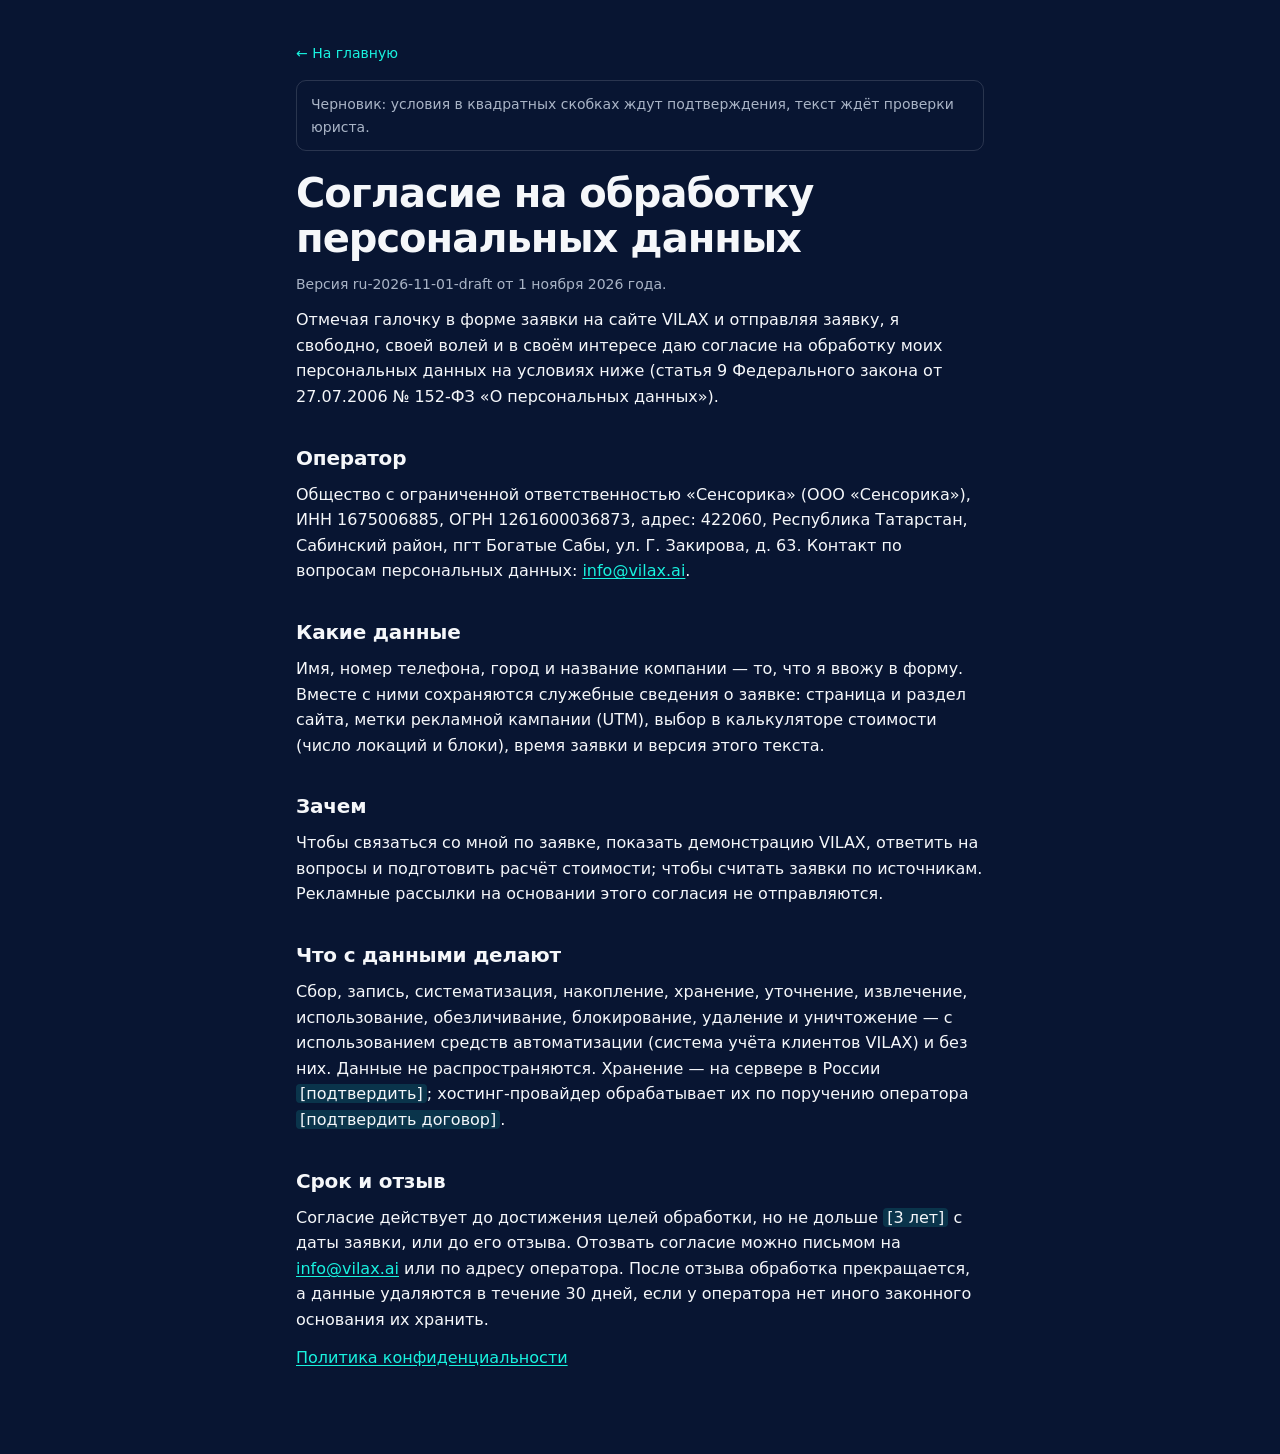
<file: v4/consent.html>
<!doctype html>
<html lang="ru">
<head>
<meta charset="utf-8">
<meta name="viewport" content="width=device-width, initial-scale=1">
<title>Согласие на обработку персональных данных — VILAX</title>
<meta name="robots" content="noindex">
<link rel="icon" href="../favicon.svg" type="image/svg+xml">
<link rel="stylesheet" href="legal.css">
<script>try{var t=new URLSearchParams(location.search).get('theme')||sessionStorage.getItem('vilax-theme');if(t==='light')document.documentElement.setAttribute('data-theme','light')}catch(e){}</script>
</head>
<body>
<main>
  <a class="back" href="./">← На главную</a>
  <p class="draft">Черновик: условия в квадратных скобках ждут подтверждения, текст ждёт проверки юриста.</p>
  <h1>Согласие на обработку персональных данных</h1>
  <p class="muted">Версия ru-2026-11-01-draft от 1 ноября 2026 года.</p>
  <p>Отмечая галочку в форме заявки на сайте VILAX и отправляя заявку, я свободно, своей волей и в своём интересе даю согласие на обработку моих персональных данных на условиях ниже (статья 9 Федерального закона от 27.07.2006 № 152-ФЗ «О персональных данных»).</p>
  <h2>Оператор</h2>
  <p>Общество с ограниченной ответственностью «Сенсорика» (ООО «Сенсорика»), ИНН 1675006885, ОГРН 1261600036873, адрес: 422060, Республика Татарстан, Сабинский район, пгт Богатые Сабы, ул. Г. Закирова, д. 63. Контакт по вопросам персональных данных: <a href="mailto:info@vilax.ai">info@vilax.ai</a>.</p>
  <h2>Какие данные</h2>
  <p>Имя, номер телефона, город и название компании — то, что я ввожу в форму. Вместе с ними сохраняются служебные сведения о заявке: страница и раздел сайта, метки рекламной кампании (UTM), выбор в калькуляторе стоимости (число локаций и блоки), время заявки и версия этого текста.</p>
  <h2>Зачем</h2>
  <p>Чтобы связаться со мной по заявке, показать демонстрацию VILAX, ответить на вопросы и подготовить расчёт стоимости; чтобы считать заявки по источникам. Рекламные рассылки на основании этого согласия не отправляются.</p>
  <h2>Что с данными делают</h2>
  <p>Сбор, запись, систематизация, накопление, хранение, уточнение, извлечение, использование, обезличивание, блокирование, удаление и уничтожение — с использованием средств автоматизации (система учёта клиентов VILAX) и без них. Данные не распространяются. Хранение — на сервере в России <span class="ph">[подтвердить]</span>; хостинг-провайдер обрабатывает их по поручению оператора <span class="ph">[подтвердить договор]</span>.</p>
  <h2>Срок и отзыв</h2>
  <p>Согласие действует до достижения целей обработки, но не дольше <span class="ph">[3 лет]</span> с даты заявки, или до его отзыва. Отозвать согласие можно письмом на <a href="mailto:info@vilax.ai">info@vilax.ai</a> или по адресу оператора. После отзыва обработка прекращается, а данные удаляются в течение 30 дней, если у оператора нет иного законного основания их хранить.</p>
  <p><a href="privacy.html">Политика конфиденциальности</a></p>
</main>
</body>
</html>
</file>
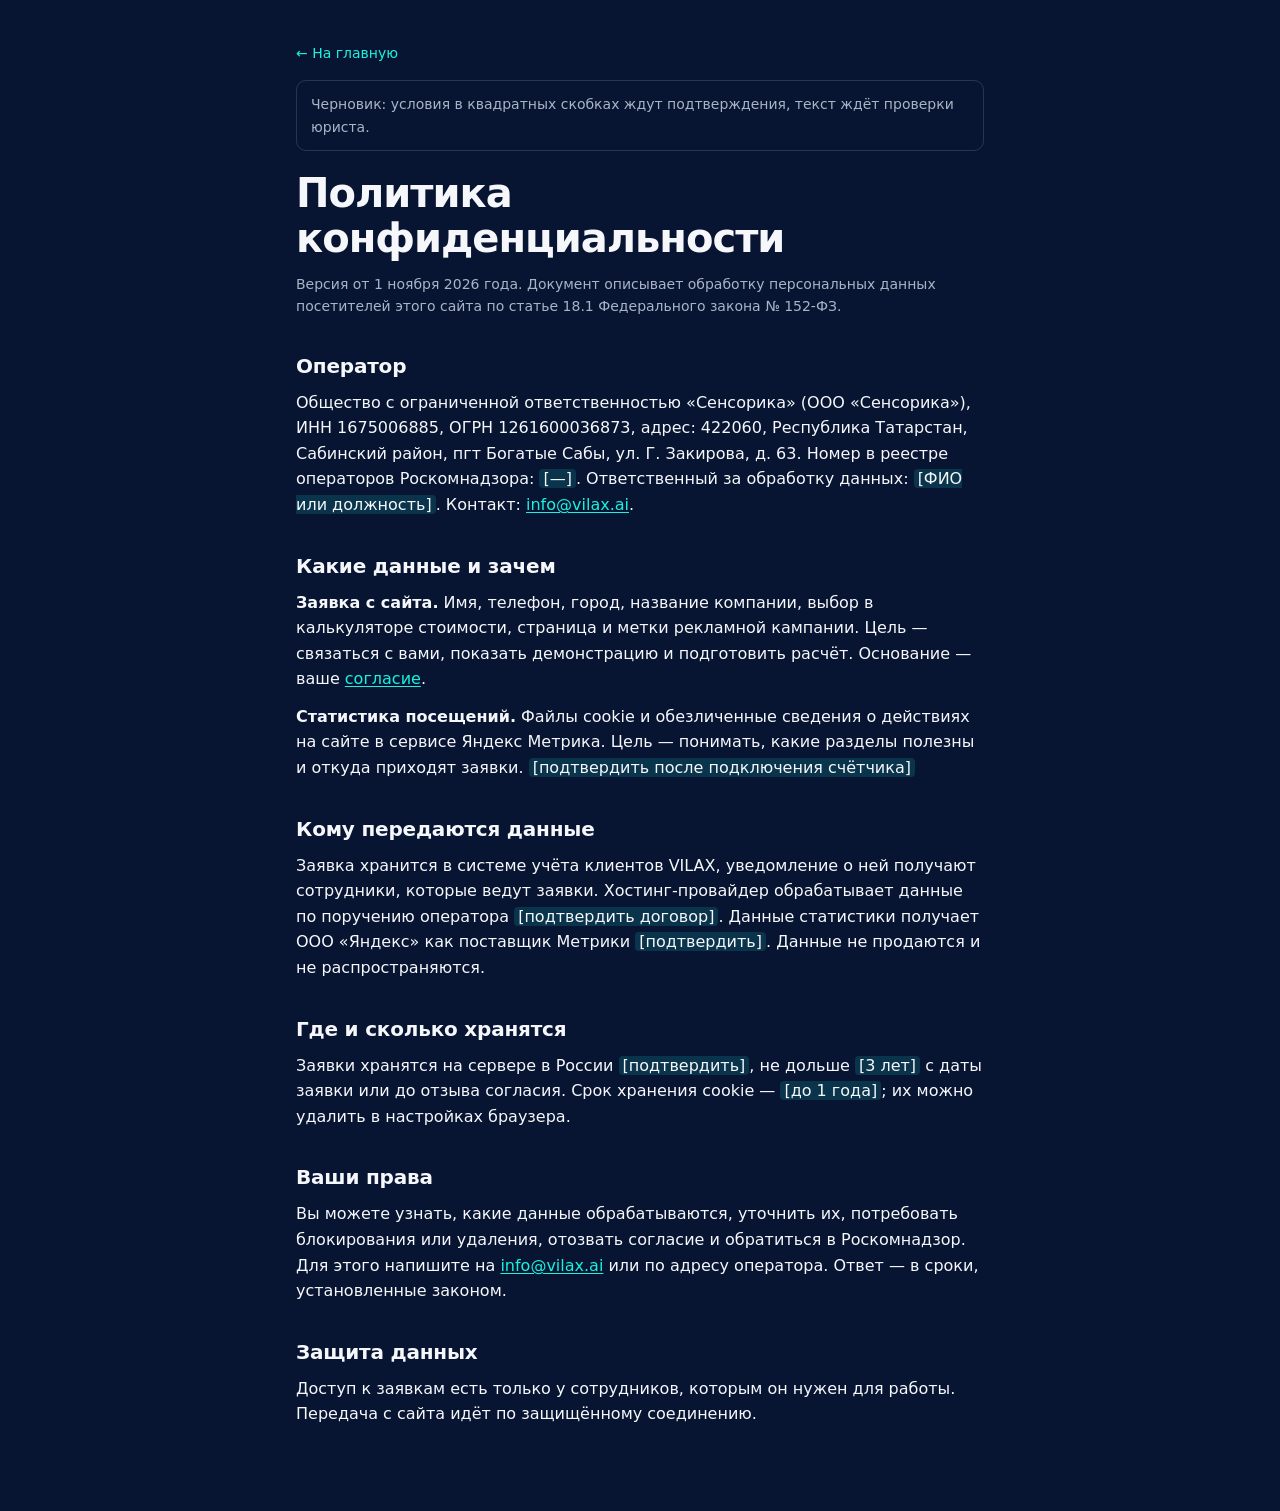
<file: v4/privacy.html>
<!doctype html>
<html lang="ru">
<head>
<meta charset="utf-8">
<meta name="viewport" content="width=device-width, initial-scale=1">
<title>Политика конфиденциальности — VILAX</title>
<meta name="robots" content="noindex">
<link rel="icon" href="../favicon.svg" type="image/svg+xml">
<link rel="stylesheet" href="legal.css">
<script>try{var t=new URLSearchParams(location.search).get('theme')||sessionStorage.getItem('vilax-theme');if(t==='light')document.documentElement.setAttribute('data-theme','light')}catch(e){}</script>
</head>
<body>
<main>
  <a class="back" href="./">← На главную</a>
  <p class="draft">Черновик: условия в квадратных скобках ждут подтверждения, текст ждёт проверки юриста.</p>
  <h1>Политика конфиденциальности</h1>
  <p class="muted">Версия от 1 ноября 2026 года. Документ описывает обработку персональных данных посетителей этого сайта по статье 18.1 Федерального закона № 152-ФЗ.</p>
  <h2>Оператор</h2>
  <p>Общество с ограниченной ответственностью «Сенсорика» (ООО «Сенсорика»), ИНН 1675006885, ОГРН 1261600036873, адрес: 422060, Республика Татарстан, Сабинский район, пгт Богатые Сабы, ул. Г. Закирова, д. 63. Номер в реестре операторов Роскомнадзора: <span class="ph">[—]</span>. Ответственный за обработку данных: <span class="ph">[ФИО или должность]</span>. Контакт: <a href="mailto:info@vilax.ai">info@vilax.ai</a>.</p>
  <h2>Какие данные и зачем</h2>
  <p><b>Заявка с сайта.</b> Имя, телефон, город, название компании, выбор в калькуляторе стоимости, страница и метки рекламной кампании. Цель — связаться с вами, показать демонстрацию и подготовить расчёт. Основание — ваше <a href="consent.html">согласие</a>.</p>
  <p><b>Статистика посещений.</b> Файлы cookie и обезличенные сведения о действиях на сайте в сервисе Яндекс Метрика. Цель — понимать, какие разделы полезны и откуда приходят заявки. <span class="ph">[подтвердить после подключения счётчика]</span></p>
  <h2>Кому передаются данные</h2>
  <p>Заявка хранится в системе учёта клиентов VILAX, уведомление о ней получают сотрудники, которые ведут заявки. Хостинг-провайдер обрабатывает данные по поручению оператора <span class="ph">[подтвердить договор]</span>. Данные статистики получает ООО «Яндекс» как поставщик Метрики <span class="ph">[подтвердить]</span>. Данные не продаются и не распространяются.</p>
  <h2>Где и сколько хранятся</h2>
  <p>Заявки хранятся на сервере в России <span class="ph">[подтвердить]</span>, не дольше <span class="ph">[3 лет]</span> с даты заявки или до отзыва согласия. Срок хранения cookie — <span class="ph">[до 1 года]</span>; их можно удалить в настройках браузера.</p>
  <h2>Ваши права</h2>
  <p>Вы можете узнать, какие данные обрабатываются, уточнить их, потребовать блокирования или удаления, отозвать согласие и обратиться в Роскомнадзор. Для этого напишите на <a href="mailto:info@vilax.ai">info@vilax.ai</a> или по адресу оператора. Ответ — в сроки, установленные законом.</p>
  <h2>Защита данных</h2>
  <p>Доступ к заявкам есть только у сотрудников, которым он нужен для работы. Передача с сайта идёт по защищённому соединению.</p>
</main>
</body>
</html>
</file>
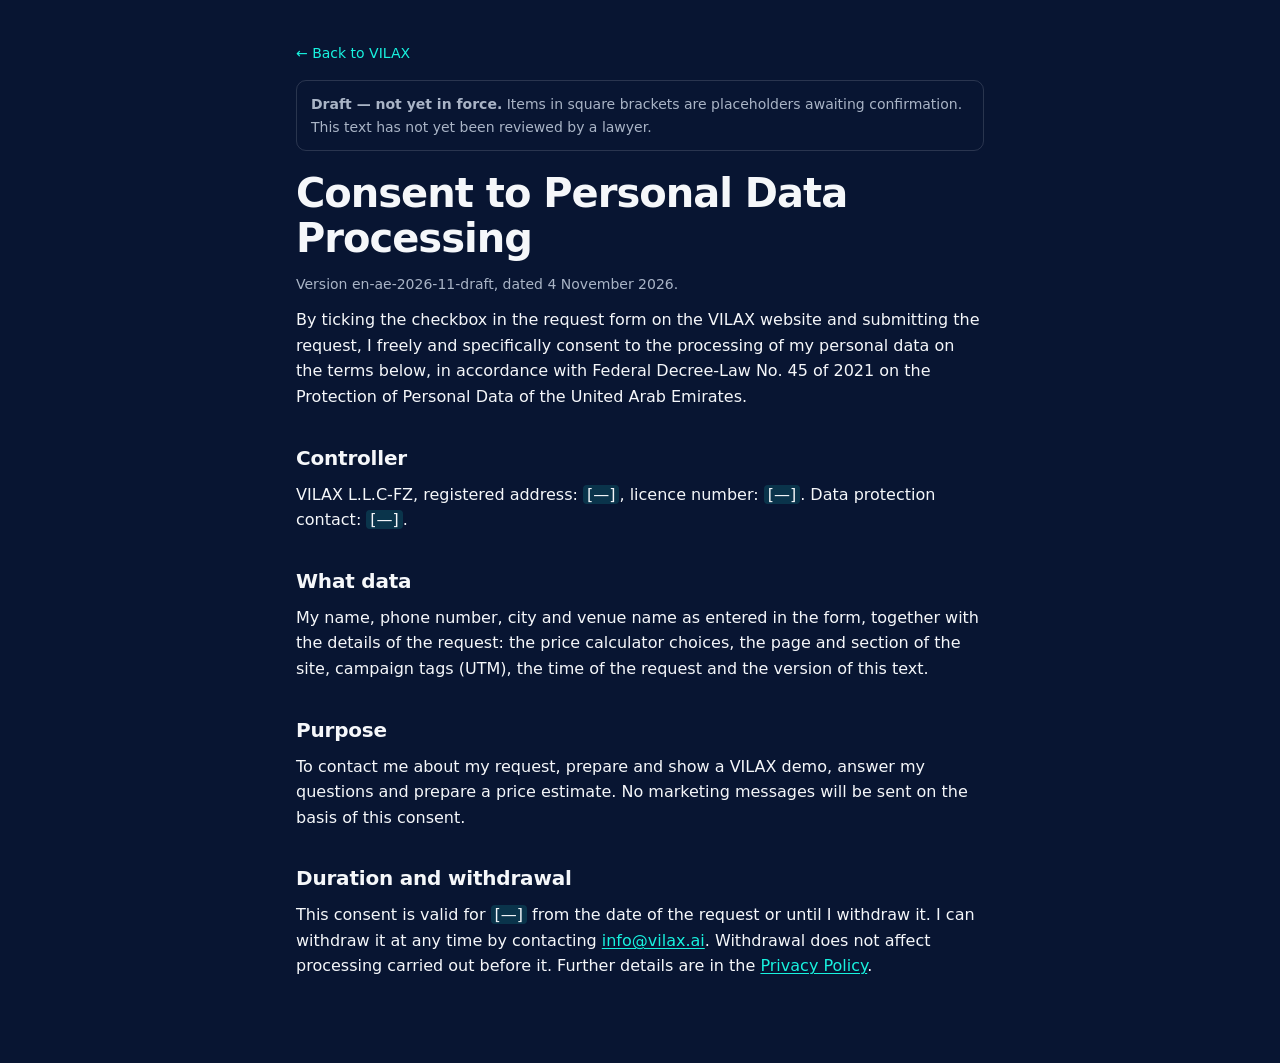
<file: v5-dubai/consent.html>
<!doctype html>
<html lang="en">
<head>
<meta charset="utf-8">
<meta name="viewport" content="width=device-width, initial-scale=1">
<title>Consent to Data Processing (Draft) — VILAX</title>
<meta name="robots" content="noindex,nofollow">
<link rel="icon" href="../favicon.svg" type="image/svg+xml">
<link rel="stylesheet" href="legal.css">
<script>try{var t=new URLSearchParams(location.search).get('theme')||sessionStorage.getItem('vilax-theme');if(t==='light')document.documentElement.setAttribute('data-theme','light')}catch(e){}</script>
</head>
<body>
<main>
  <a class="back" href="./">← Back to VILAX</a>
  <p class="draft"><b>Draft — not yet in force.</b> Items in square brackets are placeholders awaiting confirmation. This text has not yet been reviewed by a lawyer.</p>
  <h1>Consent to Personal Data Processing</h1>
  <p class="muted">Version en-ae-2026-11-draft, dated 4 November 2026.</p>
  <p>By ticking the checkbox in the request form on the VILAX website and submitting the request, I freely and specifically consent to the processing of my personal data on the terms below, in accordance with Federal Decree-Law No. 45 of 2021 on the Protection of Personal Data of the United Arab Emirates.</p>

  <h2>Controller</h2>
  <p>VILAX L.L.C-FZ, registered address: <span class="ph">[—]</span>, licence number: <span class="ph">[—]</span>. Data protection contact: <span class="ph">[—]</span>.</p>

  <h2>What data</h2>
  <p>My name, phone number, city and venue name as entered in the form, together with the details of the request: the price calculator choices, the page and section of the site, campaign tags (UTM), the time of the request and the version of this text.</p>

  <h2>Purpose</h2>
  <p>To contact me about my request, prepare and show a VILAX demo, answer my questions and prepare a price estimate. No marketing messages will be sent on the basis of this consent.</p>

  <h2>Duration and withdrawal</h2>
  <p>This consent is valid for <span class="ph">[—]</span> from the date of the request or until I withdraw it. I can withdraw it at any time by contacting <a href="mailto:info@vilax.ai">info@vilax.ai</a>. Withdrawal does not affect processing carried out before it. Further details are in the <a href="privacy.html">Privacy Policy</a>.</p>
</main>
</body>
</html>
</file>
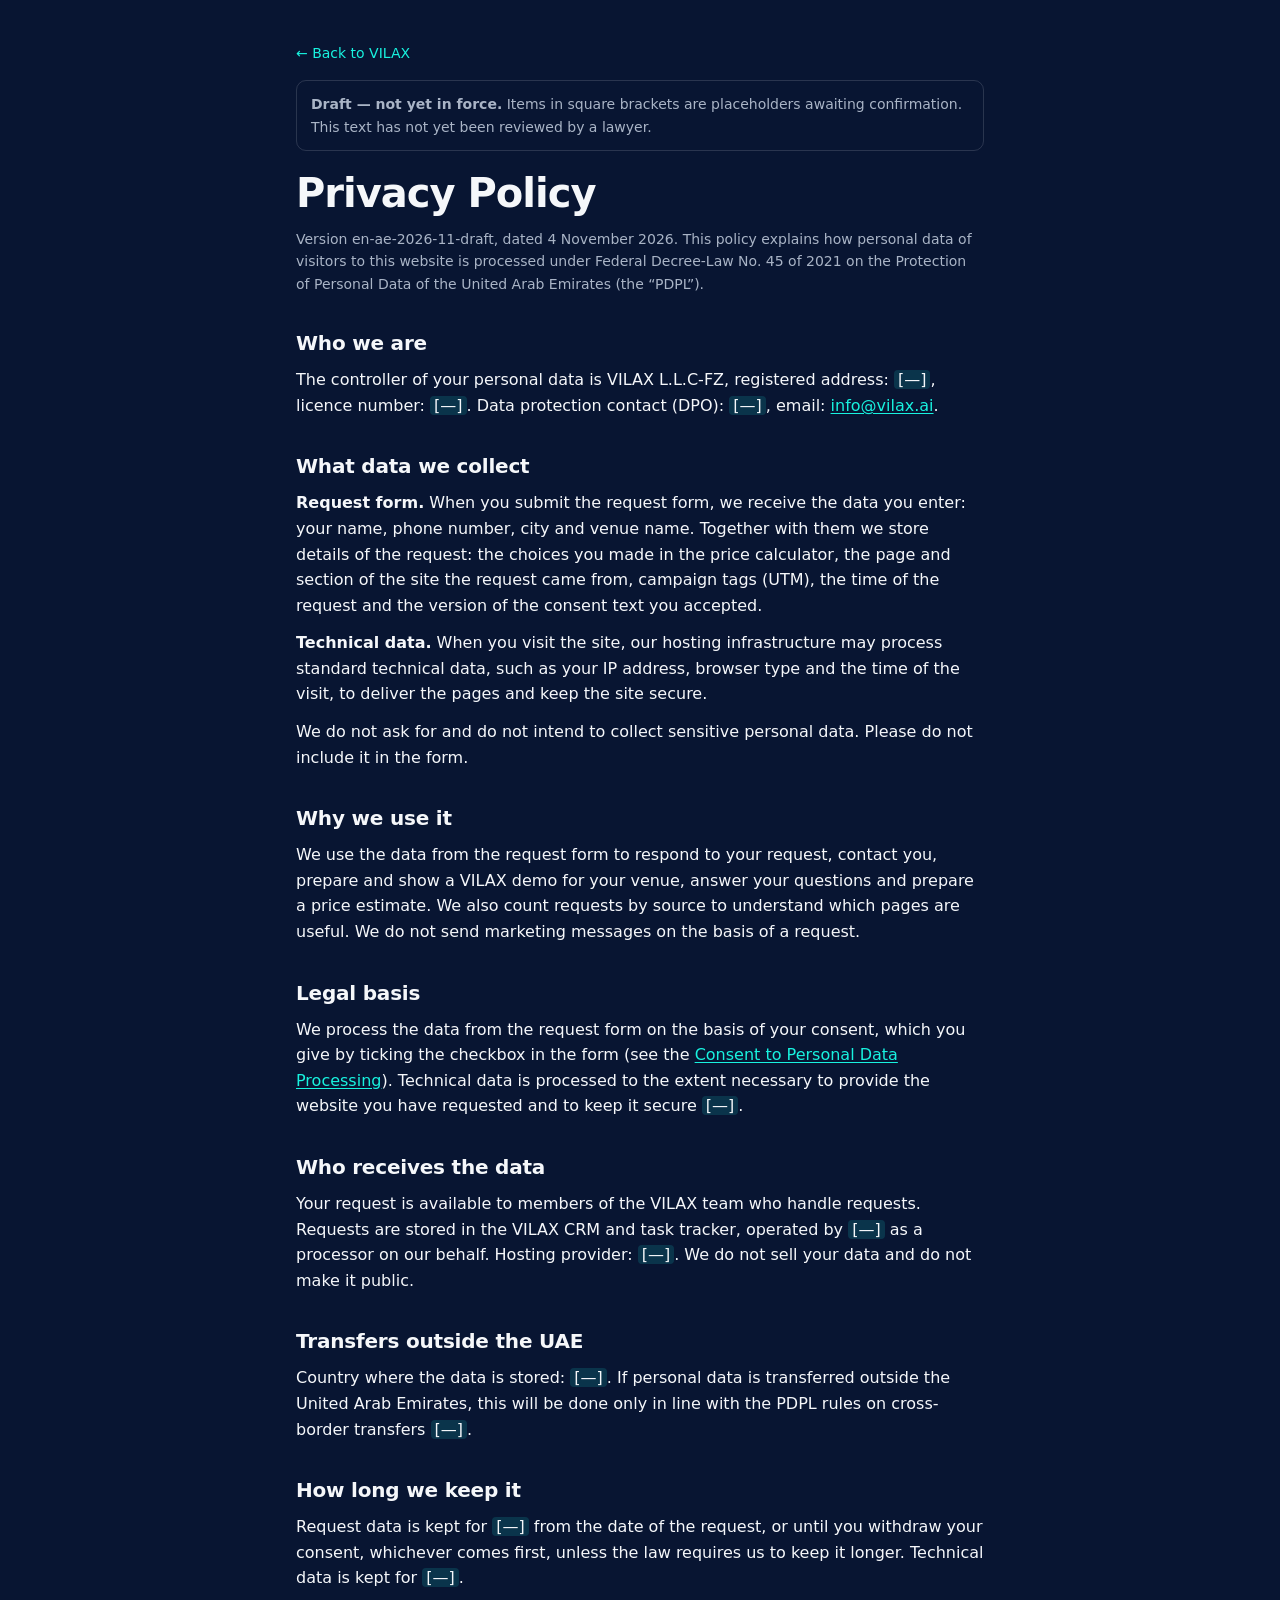
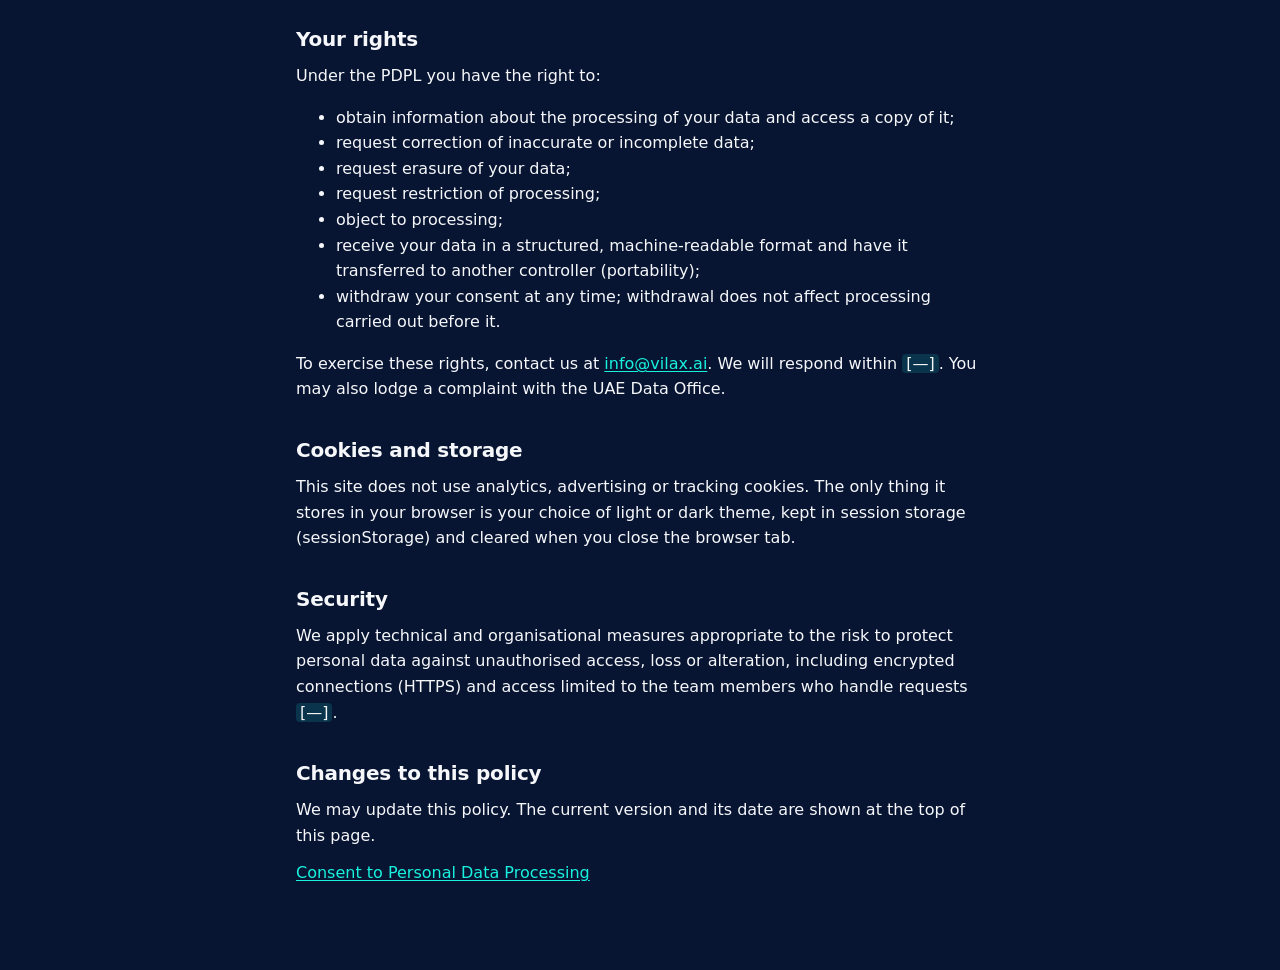
<file: v5-dubai/privacy.html>
<!doctype html>
<html lang="en">
<head>
<meta charset="utf-8">
<meta name="viewport" content="width=device-width, initial-scale=1">
<title>Privacy Policy (Draft) — VILAX</title>
<meta name="robots" content="noindex,nofollow">
<link rel="icon" href="../favicon.svg" type="image/svg+xml">
<link rel="stylesheet" href="legal.css">
<script>try{var t=new URLSearchParams(location.search).get('theme')||sessionStorage.getItem('vilax-theme');if(t==='light')document.documentElement.setAttribute('data-theme','light')}catch(e){}</script>
</head>
<body>
<main>
  <a class="back" href="./">← Back to VILAX</a>
  <p class="draft"><b>Draft — not yet in force.</b> Items in square brackets are placeholders awaiting confirmation. This text has not yet been reviewed by a lawyer.</p>
  <h1>Privacy Policy</h1>
  <p class="muted">Version en-ae-2026-11-draft, dated 4 November 2026. This policy explains how personal data of visitors to this website is processed under Federal Decree-Law No. 45 of 2021 on the Protection of Personal Data of the United Arab Emirates (the &ldquo;PDPL&rdquo;).</p>

  <h2>Who we are</h2>
  <p>The controller of your personal data is VILAX L.L.C-FZ, registered address: <span class="ph">[—]</span>, licence number: <span class="ph">[—]</span>. Data protection contact (DPO): <span class="ph">[—]</span>, email: <a href="mailto:info@vilax.ai">info@vilax.ai</a>.</p>

  <h2>What data we collect</h2>
  <p><b>Request form.</b> When you submit the request form, we receive the data you enter: your name, phone number, city and venue name. Together with them we store details of the request: the choices you made in the price calculator, the page and section of the site the request came from, campaign tags (UTM), the time of the request and the version of the consent text you accepted.</p>
  <p><b>Technical data.</b> When you visit the site, our hosting infrastructure may process standard technical data, such as your IP address, browser type and the time of the visit, to deliver the pages and keep the site secure.</p>
  <p>We do not ask for and do not intend to collect sensitive personal data. Please do not include it in the form.</p>

  <h2>Why we use it</h2>
  <p>We use the data from the request form to respond to your request, contact you, prepare and show a VILAX demo for your venue, answer your questions and prepare a price estimate. We also count requests by source to understand which pages are useful. We do not send marketing messages on the basis of a request.</p>

  <h2>Legal basis</h2>
  <p>We process the data from the request form on the basis of your consent, which you give by ticking the checkbox in the form (see the <a href="consent.html">Consent to Personal Data Processing</a>). Technical data is processed to the extent necessary to provide the website you have requested and to keep it secure <span class="ph">[—]</span>.</p>

  <h2>Who receives the data</h2>
  <p>Your request is available to members of the VILAX team who handle requests. Requests are stored in the VILAX CRM and task tracker, operated by <span class="ph">[—]</span> as a processor on our behalf. Hosting provider: <span class="ph">[—]</span>. We do not sell your data and do not make it public.</p>

  <h2>Transfers outside the UAE</h2>
  <p>Country where the data is stored: <span class="ph">[—]</span>. If personal data is transferred outside the United Arab Emirates, this will be done only in line with the PDPL rules on cross-border transfers <span class="ph">[—]</span>.</p>

  <h2>How long we keep it</h2>
  <p>Request data is kept for <span class="ph">[—]</span> from the date of the request, or until you withdraw your consent, whichever comes first, unless the law requires us to keep it longer. Technical data is kept for <span class="ph">[—]</span>.</p>

  <h2>Your rights</h2>
  <p>Under the PDPL you have the right to:</p>
  <ul>
    <li>obtain information about the processing of your data and access a copy of it;</li>
    <li>request correction of inaccurate or incomplete data;</li>
    <li>request erasure of your data;</li>
    <li>request restriction of processing;</li>
    <li>object to processing;</li>
    <li>receive your data in a structured, machine-readable format and have it transferred to another controller (portability);</li>
    <li>withdraw your consent at any time; withdrawal does not affect processing carried out before it.</li>
  </ul>
  <p>To exercise these rights, contact us at <a href="mailto:info@vilax.ai">info@vilax.ai</a>. We will respond within <span class="ph">[—]</span>. You may also lodge a complaint with the UAE Data Office.</p>

  <h2>Cookies and storage</h2>
  <p>This site does not use analytics, advertising or tracking cookies. The only thing it stores in your browser is your choice of light or dark theme, kept in session storage (sessionStorage) and cleared when you close the browser tab.</p>

  <h2>Security</h2>
  <p>We apply technical and organisational measures appropriate to the risk to protect personal data against unauthorised access, loss or alteration, including encrypted connections (HTTPS) and access limited to the team members who handle requests <span class="ph">[—]</span>.</p>

  <h2>Changes to this policy</h2>
  <p>We may update this policy. The current version and its date are shown at the top of this page.</p>
  <p><a href="consent.html">Consent to Personal Data Processing</a></p>
</main>
</body>
</html>
</file>
<file: v4/legal.css>
:root{--bg:#081532;--text:#f5f7fa;--muted:#a9b4c6;--line:rgba(245,247,250,.14);--accent:#18f2df;--ph:rgba(24,242,223,.14)}
:root[data-theme="light"]{--bg:#fff;--text:#122642;--muted:#5b6478;--line:rgba(18,38,66,.14);--accent:#2f5bea;--ph:rgba(47,91,234,.12)}
*{box-sizing:border-box}
body{margin:0;background:var(--bg);color:var(--text);font:16px/1.6 Inter,system-ui,-apple-system,"Segoe UI",sans-serif}
main{max-width:720px;margin:0 auto;padding:40px 16px 72px}
h1{font-size:clamp(28px,5vw,40px);line-height:1.12;letter-spacing:-.025em;margin:20px 0 12px}
h2{font-size:20px;letter-spacing:-.01em;margin:32px 0 8px}
p{margin:0 0 12px}
a{color:var(--accent);text-underline-offset:2px}
.back{display:inline-block;font-size:14px;text-decoration:none;margin-bottom:16px}
.muted{color:var(--muted);font-size:14px}
.draft{padding:12px 14px;border:1px solid var(--line);border-radius:10px;color:var(--muted);font-size:14px}
.ph{padding:0 4px;border-radius:4px;background:var(--ph)}
</file>
<file: v5-dubai/legal.css>
:root{--bg:#081532;--text:#f5f7fa;--muted:#a9b4c6;--line:rgba(245,247,250,.14);--accent:#18f2df;--ph:rgba(24,242,223,.14)}
:root[data-theme="light"]{--bg:#fff;--text:#122642;--muted:#5b6478;--line:rgba(18,38,66,.14);--accent:#2f5bea;--ph:rgba(47,91,234,.12)}
*{box-sizing:border-box}
body{margin:0;background:var(--bg);color:var(--text);font:16px/1.6 Inter,system-ui,-apple-system,"Segoe UI",sans-serif}
main{max-width:720px;margin:0 auto;padding:40px 16px 72px}
h1{font-size:clamp(28px,5vw,40px);line-height:1.12;letter-spacing:-.025em;margin:20px 0 12px}
h2{font-size:20px;letter-spacing:-.01em;margin:32px 0 8px}
p{margin:0 0 12px}
a{color:var(--accent);text-underline-offset:2px}
.back{display:inline-block;font-size:14px;text-decoration:none;margin-bottom:16px}
.muted{color:var(--muted);font-size:14px}
.draft{padding:12px 14px;border:1px solid var(--line);border-radius:10px;color:var(--muted);font-size:14px}
.ph{padding:0 4px;border-radius:4px;background:var(--ph)}
</file>
